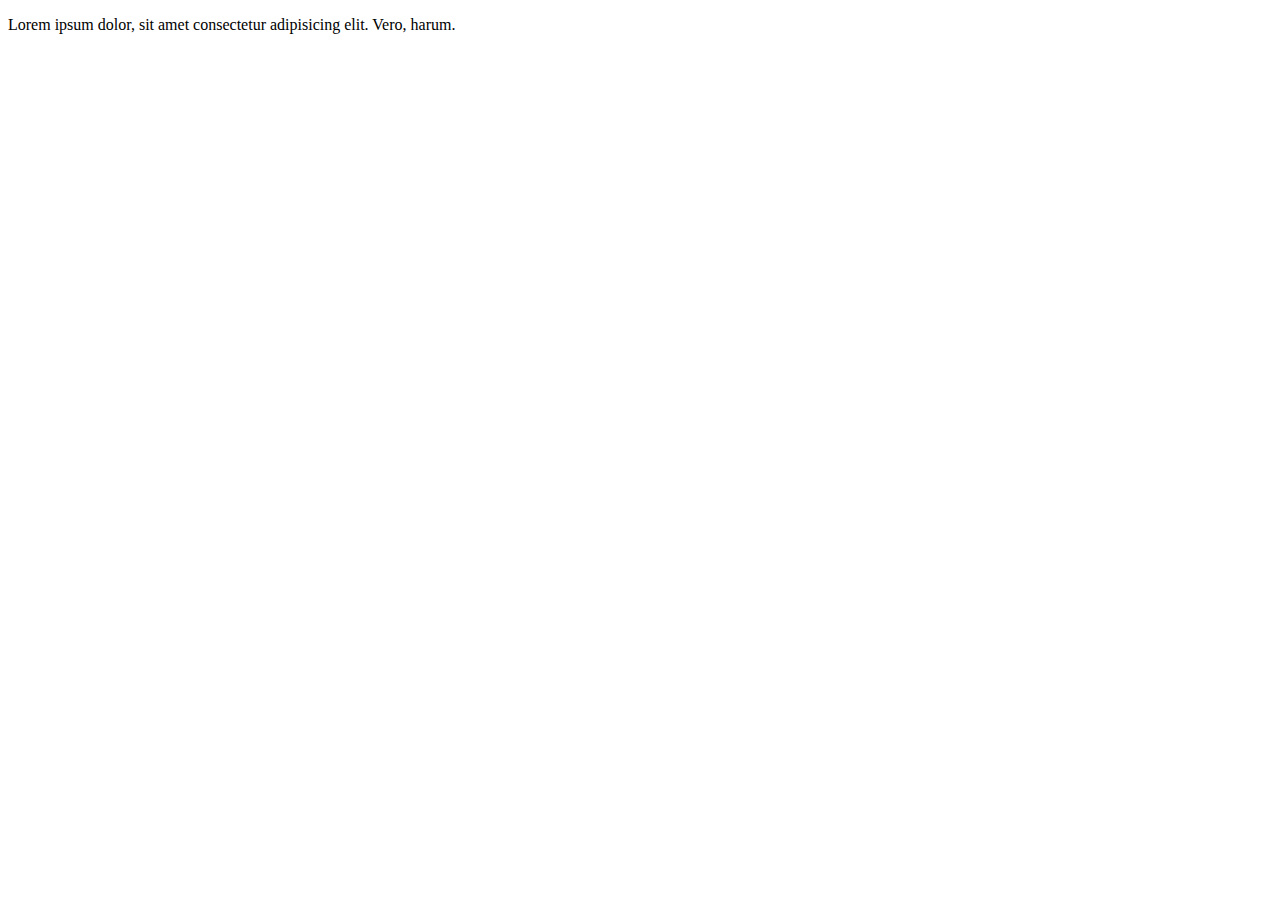
<file: Learn-git/index.html>
<!DOCTYPE html>
<html lang="en">
<head>
    <meta charset="UTF-8">
    <meta http-equiv="X-UA-Compatible" content="IE=edge">
    <meta name="viewport" content="width=device-width, initial-scale=1.0">
    <title>Learn Git</title>
</head>
<body>
    <p>Lorem ipsum dolor, sit amet consectetur adipisicing elit. Vero, harum.</p>
</body>
</html>
</file>
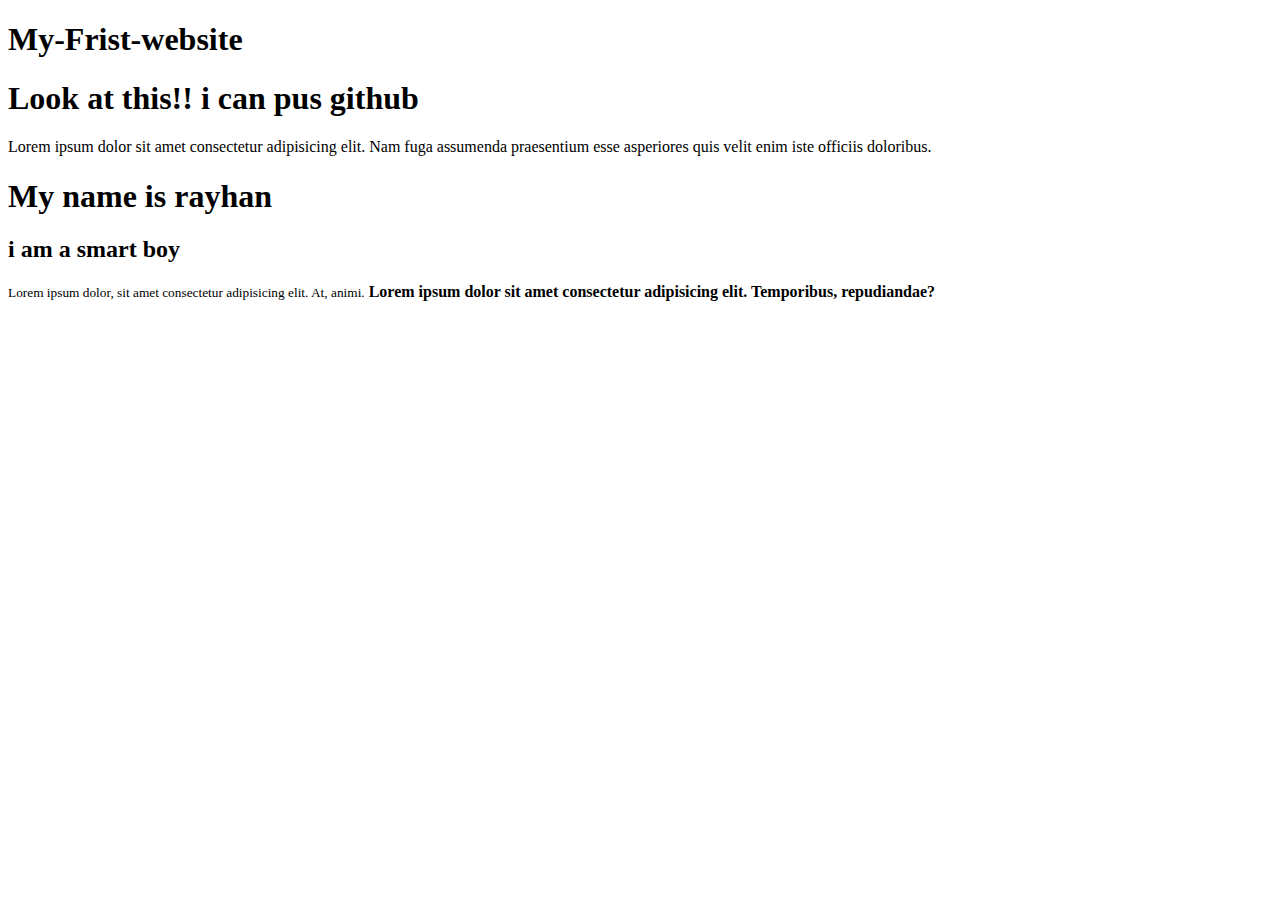
<file: My-frist-website/index.html>
<!DOCTYPE html>
<html lang="en">
<head>
    <meta charset="UTF-8">
    <meta http-equiv="X-UA-Compatible" content="IE=edge">
    <meta name="viewport" content="width=device-width, initial-scale=1.0">
    <title>Practice</title>
</head>
<body>
    <h1>My-Frist-website</h1>
    <h1>Look at this!! i can pus github</h1>
    <p>Lorem ipsum dolor sit amet consectetur adipisicing elit. Nam fuga assumenda praesentium esse asperiores quis velit enim iste officiis doloribus.</p>
    <h1>My name is rayhan</h1>
    <h2>i am a smart boy</h2>
    <small>Lorem ipsum dolor, sit amet consectetur adipisicing elit. At, animi.</small>
    <strong>Lorem ipsum dolor sit amet consectetur adipisicing elit. Temporibus, repudiandae?</strong>
</body>
</html>
</file>
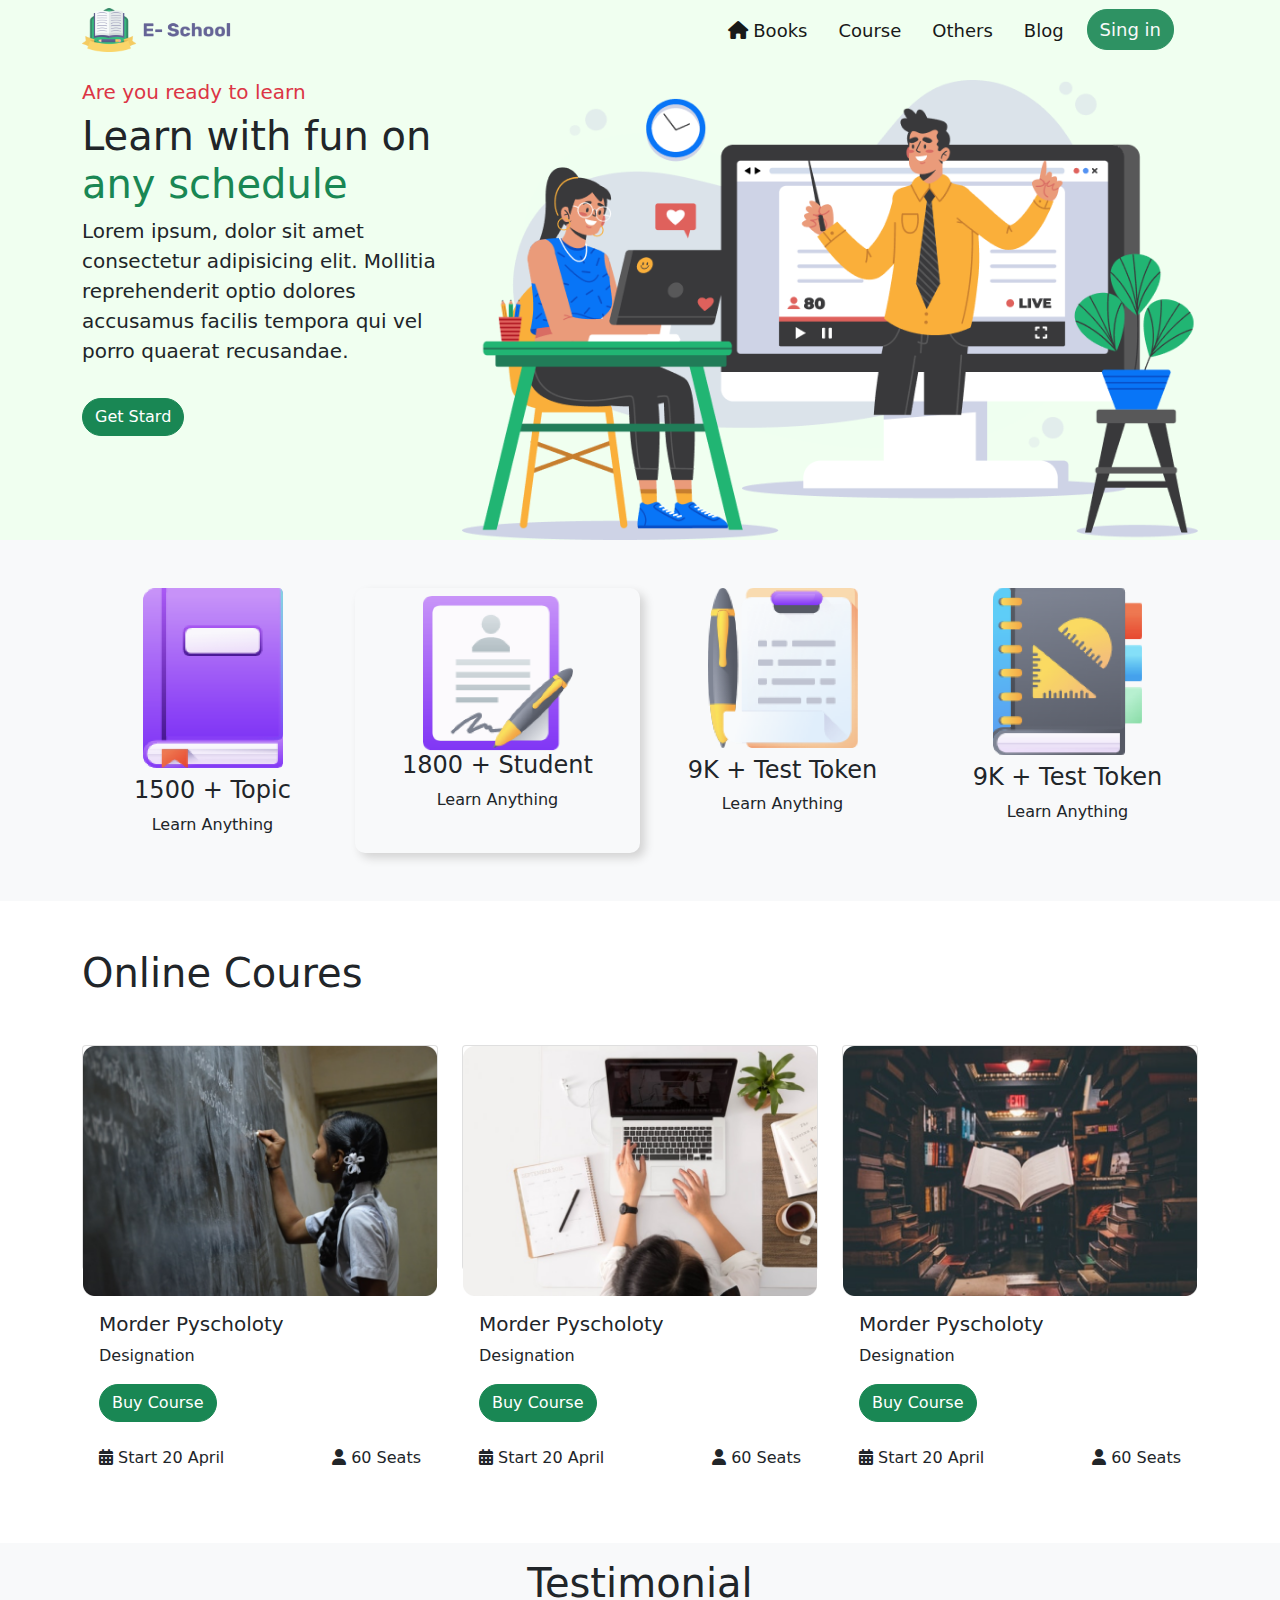
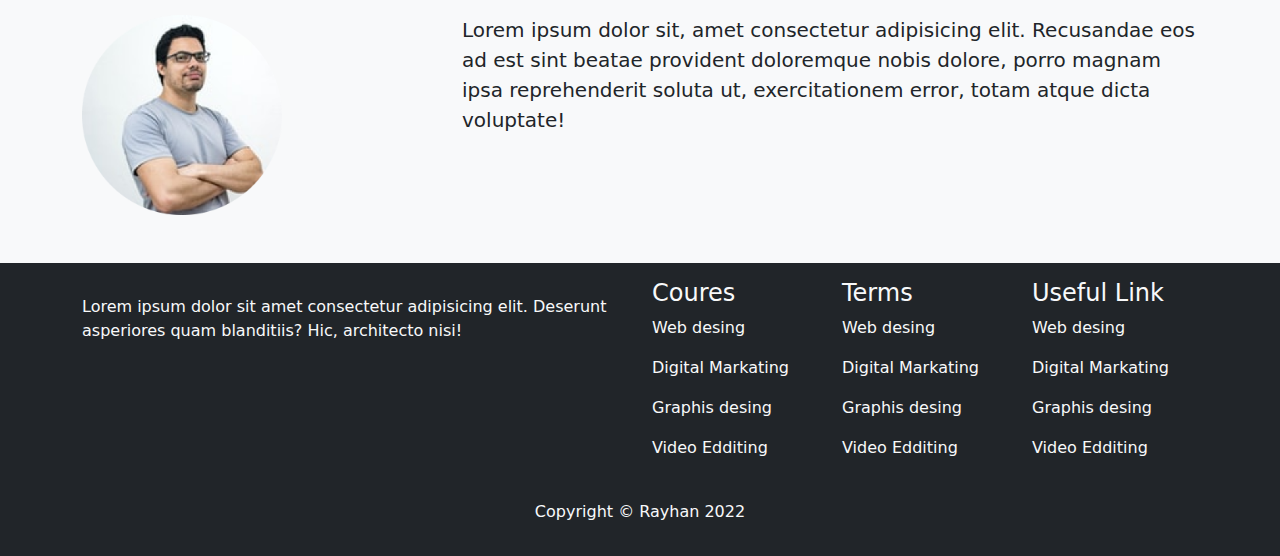
<file: My-project-1/index.html>
<!DOCTYPE html>
<html lang="en">
<head>
    <meta charset="UTF-8">
    <meta http-equiv="X-UA-Compatible" content="IE=edge">
    <meta name="viewport" content="width=device-width, initial-scale=1.0">
    <link rel="stylesheet" href="css/bootstrap.min.css">
    <link rel="stylesheet" href="style.css">
    <link rel="stylesheet" href="https://cdnjs.cloudflare.com/ajax/libs/font-awesome/6.2.0/css/all.min.css">
    <link rel="shortcut icon" href="picture/ICON/Logo.png" type="image/x-icon">
    <title>E-School</title>
</head>
<body>
    <nav class="navbar navbar-expand-md fixed-top">
        <div class="container">
          <a href="#home"><img src="picture/ICON/Logo.png" width="150px"></a>
          <button class="navbar-toggler" type="button" data-bs-toggle="collapse" data-bs-target="#navbarNav" aria-controls="navbarNav" aria-expanded="false" aria-label="Toggle navigation">
            <span class="navbar-toggler-icon"></span>
          </button>
          <div class="collapse navbar-collapse flex-row-reverse mx-4" id="navbarNav">
            <ul class="navbar-nav">
              <li class="nav-item">
                <a class="nav-link active" aria-current="page" href="#book"><i class="fa-solid fa-house"></i> Books</a>
              </li>
              <li class="nav-item">
                <a class="nav-link" href="#cours">Course</a>
              </li>
              <li class="nav-item">
                <a class="nav-link" href="#others">Others</a>
              </li>
              <li class="nav-item">
                <a class="nav-link" href="#blog">Blog</a>
              </li>
              <li class="nav-item">
                <a class=" btn btn-success text-light sing-btn">Sing in</a>
              </li>
            </ul>
          </div>
        </div>
      </nav>
      <section id="home">
        <div class="container">
            <div class="row">
                <div class="col-md-4">
                    <h5 class="text-danger">Are you ready to learn</h5>
                    <h1>Learn with fun on <span class="text-success">any schedule</span></h1>
                    <p class="lead">Lorem ipsum, dolor sit amet consectetur adipisicing elit. Mollitia reprehenderit optio dolores accusamus facilis tempora qui vel porro quaerat recusandae.</p>
                    <a class="btn btn-success mt-3 sing-btn" href="#">Get Stard</a>
                </div>
                <div class="col-md-8">
                    <img src="picture/Photos/Illustration.png" class="img-fluid">
                </div>
            </div>
        </div>
      </section>
      <!-- Books Sectio -->
      <section id="book" class="bg-light py-5">
        <div class="container">
            <div class="row">
                <div class="col-md-3 text-center">
                    <img src="picture/ICON/book.png" width="140px">
                    <div class="mt-2">
                    <h4>1500 + Topic</h4>
                    <p>Learn Anything</p>
                    </div>
                </div>
                <div class="col-md-3 text-center background">             
                    <div class="mt-2">
                     <img src="picture/ICON/Student.png" width="150px">
                    <h4>1800 + Student</h4>
                    <p>Learn Anything</p>
                    </div>
                </div>
                <div class="col-md-3 text-center">
                    <img src="picture/ICON/Test.png" width="150px">
                    <div class="mt-2">
                    <h4>9K + Test Token</h4>
                    <p>Learn Anything</p>
                    </div>
                </div>
                <div class="col-md-3 text-center">
                    <img src="picture/ICON/Students.png" width="150px">
                    <div class="mt-2">
                    <h4>9K + Test Token</h4>
                    <p>Learn Anything</p>
                    </div>
                </div>
            </div>
        </div>
      </section>
      <section id="cours" class="mt-5">
        <div class="container">
            <h1>Online Coures</h1>
            <div class="row row-cols-1 row-cols-md-3 g-4 mt-4">
                <div class="col">
                  <div class="card h-50">
                    <img src="picture/Photos/Morder pyschology.png" class="card-img-top" alt="...">
                    <div class="card-body">
                      <h5 class="card-title">Morder Pyscholoty</h5>
                      <p class="card-text">Designation</p>
                      <a href="#" class="btn btn-success sing-btn">Buy Course</a>
                    </div>
                    <div class="card-footer">
                      <div class="d-flex justify-content-between">
                        <p><i class="fa-solid fa-calendar-days"></i> Start 20 April</p>
                        <p><i class="fa-solid fa-user"></i> 60 Seats</p>
                      </div>
                    </div>
                  </div>
                </div>
                <div class="col">
                  <div class="card h-50">
                    <img src="picture/Photos/Morder pychons.png" class="card-img-top" alt="...">
                    <div class="card-body">
                      <h5 class="card-title">Morder Pyscholoty</h5>
                      <p class="card-text">Designation</p>
                      <a href="#" class="btn btn-success sing-btn">Buy Course</a>
                    </div>
                    <div class="card-footer">
                      <div class="d-flex justify-content-between">
                        <p><i class="fa-solid fa-calendar-days"></i> Start 20 April</p>
                        <p><i class="fa-solid fa-user"></i> 60 Seats</p>
                      </div>
                    </div>
                  </div>
                </div>
                <div class="col">
                  <div class="card h-50">
                    <img src="picture/Photos/Morder psyc.png" class="card-img-top" alt="...">
                    <div class="card-body">
                      <h5 class="card-title">Morder Pyscholoty</h5>
                      <p class="card-text">Designation</p>
                      <a href="#" class="btn btn-success sing-btn">Buy Course</a>
                    </div>
                    <div class="card-footer">
                      <div class="d-flex justify-content-between">
                        <p><i class="fa-solid fa-calendar-days"></i> Start 20 April</p>
                        <p><i class="fa-solid fa-user"></i> 60 Seats</p>
                      </div>
                    </div>
                  </div>
                </div>
              </div>
        </div>
      </section>
      <section id="others" class="bg-light mt-5">
        <div class="container">
          <div class="row">
            <h1 class="text-center mb-2 mt-3">Testimonial</h1>
            <div class="col-md-4">
              <img src="picture/Photos/Man.png" width="200px" class="mb-5">
            </div>
            <div class="col-md-8">
              <p class="lead text-justify">Lorem ipsum dolor sit, amet consectetur adipisicing elit. Recusandae eos ad est sint beatae provident doloremque nobis dolore, porro magnam ipsa reprehenderit soluta ut, exercitationem error, totam atque dicta voluptate!</p>
            </div>
          </div>
        </div>
      </section>
      <footer id="blog" class="bg-dark text-light py-3">
        <div class="container">
          <div class="row">
            <div class="col-md-6 mt-3">
              <p>Lorem ipsum dolor sit amet consectetur adipisicing elit. Deserunt asperiores quam blanditiis? Hic, architecto nisi!</p>
            </div>
            <div class="col-md-2">
              <h4>Coures</h4>
              <p>Web desing</p>
              <p>Digital Markating</p>
              <p>Graphis desing</p>
              <p>Video Edditing</p>
            </div>
            <div class="col-md-2">
              <h4>Terms</h4>
              <p>Web desing</p>
              <p>Digital Markating</p>
              <p>Graphis desing</p>
              <p>Video Edditing</p>
            </div>
            <div class="col-md-2">
              <h4>Useful Link</h4>
              <p>Web desing</p>
              <p>Digital Markating</p>
              <p>Graphis desing</p>
              <p>Video Edditing</p>
            </div>
          </div>
          <p class="text-center mt-4">Copyright &copy; Rayhan 2022</p>
        </div>
      </footer>

    <script src="js/bootstrap.bundle.js"></script>         
</body>
</html>
</file>
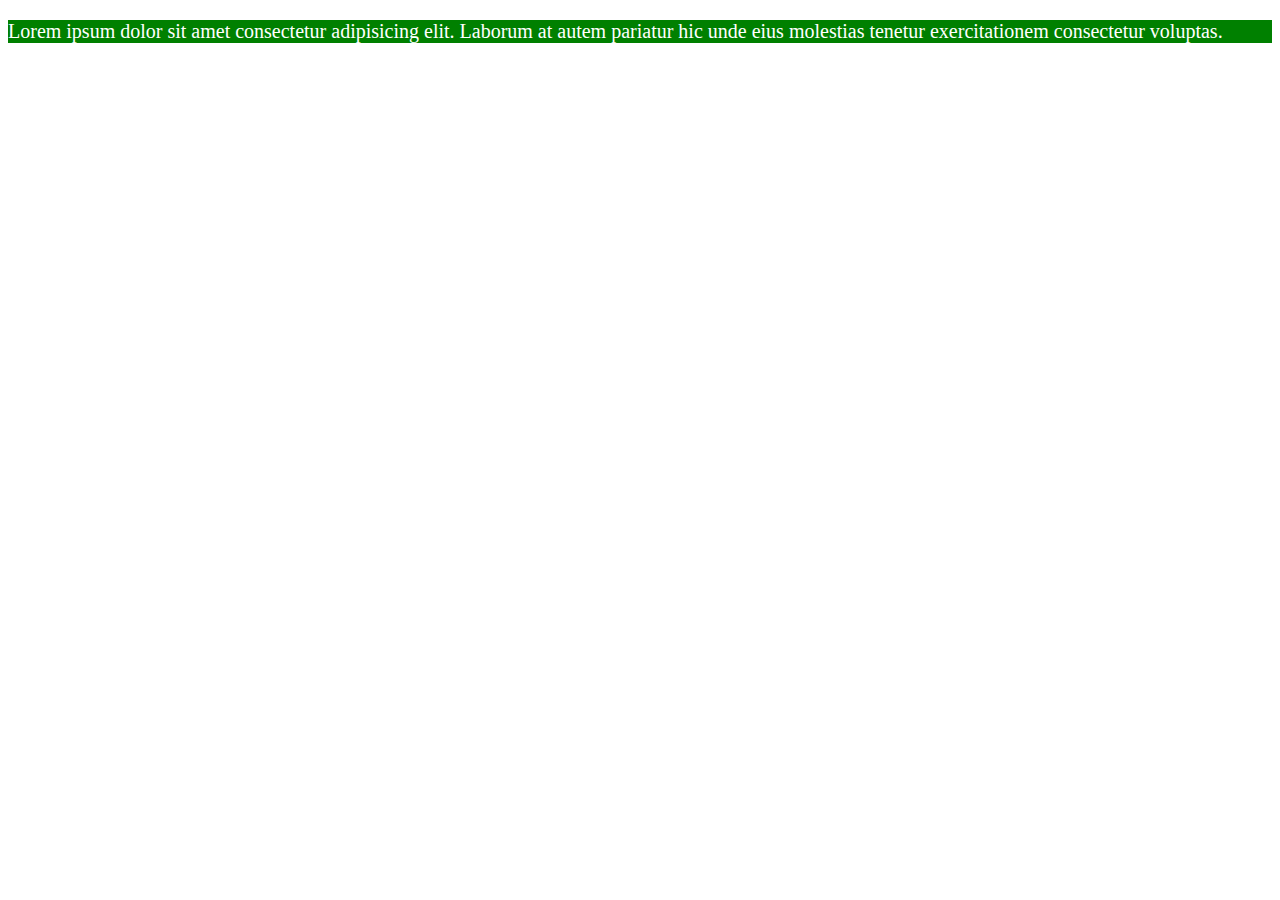
<file: Peragrap/index.html>
<!DOCTYPE html>
<html lang="en">
<head>
    <meta charset="UTF-8">
    <meta http-equiv="X-UA-Compatible" content="IE=edge">
    <meta name="viewport" content="width=device-width, initial-scale=1.0">
    <link rel="stylesheet" href="style.css">
    <title>Document</title>
</head>
<body>
    <p>Lorem ipsum dolor sit amet consectetur adipisicing elit. Laborum at autem pariatur hic unde eius molestias tenetur exercitationem consectetur voluptas.</p>
</body>
</html>
</file>
<file: My-project-1/style.css>
*{
    margin: 0px;
    padding: 0px;
    box-sizing: border-box;
}
.sing-btn{
    border-radius: 20px;
}
.navbar{
    background-color: #F0FFF0;
    opacity: 0.9;
}
.navbar-nav a{
    margin-left: 15px;
    font-size: 18px;
    color: #000000;
}
.navbar-nav a:hover{
    color: red;
}
#home{
    background-color: #F0FFF0;
    padding-top: 80px;
}
.background{
    box-shadow: 5px 5px 10px lightgray;
    border-radius: 10px;
}
.card-footer{
    background-color: white;
    border-top: none;
}
</file>
<file: Peragrap/style.css>
p{
    background-color: green;
    color: white;
    font-size: 20px;
}
</file>
